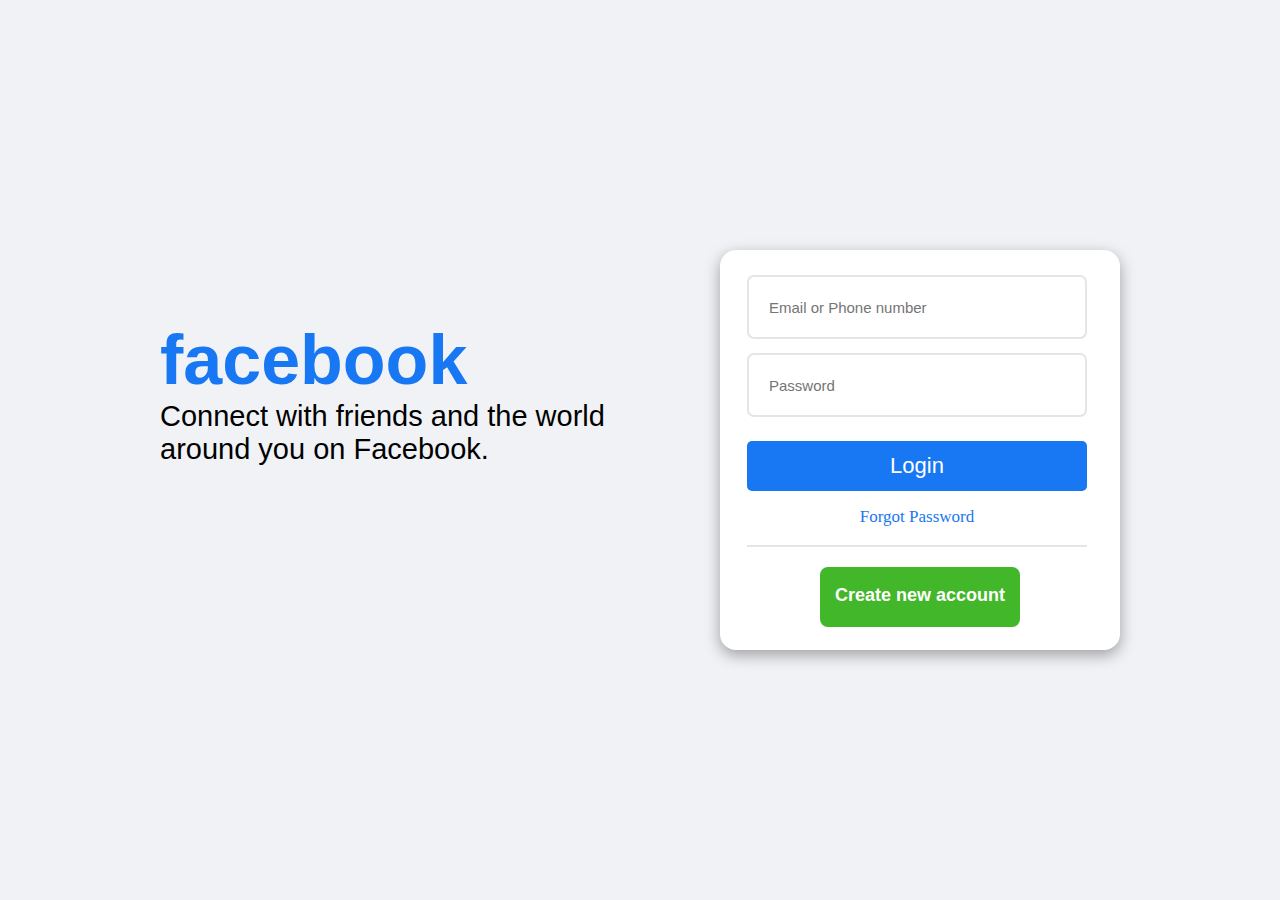
<file: Facebook login form/index.html>
<!DOCTYPE html>
<html lang="en">
<head>
    <meta charset="UTF-8">
    <meta name="viewport" content="width=device-width, initial-scale=1.0">
    <title>Facebook Login Form</title>
    <link rel="icon" href="favicon.webp">
    <link rel="stylesheet" href="style.css">
</head>
<body>
    <div class="main">
        <div class="text">
            <h2>facebook</h2>
            <p>Connect with friends and the world around you on Facebook.</p>
        </div>
        <div class="form">
            <div class="phone">
         <input type="text" placeholder="Email or Phone number" id="follow">
            </div>
            <div class="password">
                <input type="password" placeholder="Password" id="follow">
            </div>
            <div class="btn">
                <button>Login</button>
            </div>
            <div class="forget">
                <a href="#">Forgot Password</a>
            </div>
            <div class="btn2">
                <h2>Create new account</h2>
            </div>
        </div>
    </div>
</body>
</html>
</file>
<file: Facebook login form/style.css>
*{
    padding: 0;
    margin: 0;
    box-sizing: border-box;
}

.main{
    height: 100vh;
    display: flex;
    flex-wrap: wrap;
    justify-content: center;
    align-items: center;
    gap: 60px;
    background-color: #F0F2F5;
}
.text{
    height: 500px;
    width: 500px;
}
.text h2{
      font-size: 70px;
      color:#1877F2;
      padding-top: 120px;
      font-family: Arial, Helvetica, sans-serif;
}
.text p{
    font-size: 29px;
    font-family: Verdana, Geneva, Tahoma, sans-serif;
}
.form{
    height: 400px;
    width: 400px;
    box-shadow: rgba(0, 0, 0, 0.35) 0px 5px 15px;
    border-radius: 16px;
    background-color: white;
}
.phone{
    height: 50px;
    width: 340px;
    margin-top: 25px;
    margin-left: 27px;
}
.phone input{
    padding-left: 10px;
    border-radius: 7px;
    font-size: 15px;
    border: 2px solid #E5E5E5;
    padding: 30px 20px;
    transition: 0.75s;
}
.phone input:hover{
    border-color: #1877F2;
    transition: 0.75s;
}
#follow{
    height: 100%;
    width: 100%;
}
.password{
    height: 50px;
    width: 340px;
    margin-top: 28px;
    margin-left: 27px;
}
.password input{
    padding-left: 10px;
    border-radius: 7px;
    font-size: 15px;
    border: 2px solid #E5E5E5;
    padding: 30px 20px;

}
.password input:hover{
    border-color: #1877F2;
    transition: 0.75s;
}
.btn{
    margin-top: 10px;
    height: 50px;
    width: 340px;
}
.btn button{
    height: 50px;
    width: 340px;
    margin-top: 28px;
    margin-left: 27px;
    background-color: #1877F2;
    color: white;
    border: none;
    outline: none;
    border-radius: 5px;
    font-size: 22px;
    font-family: Arial, Helvetica, sans-serif;
    transition: 0.75s;
    cursor: pointer;

}
.btn button:hover{
    background-color: blue;
    transition: 0.75s;
}
.forget{
    text-align: center;
    margin-top: 44px;
    font-size: 17px;
    width: 340px;
    margin-left: 27px;
    height: 40px;
    border-bottom: 2px solid #E5E5E5;
}
.forget a{
    text-decoration: none;
    color: #1877F2;
}
.forget a:hover{
    border-bottom:  1px solid #1877F2;
}

.btn2{
    height: 60px;
    width: 200px;
   margin-left: 100px;
   margin-top: 20px;
   border-radius: 8px;
  text-align: center;
  background-color: #42B72A;
  cursor: pointer;
  transition: 0.75s;

}
.btn2 h2{
    font-size: 18px;
   font-family: Arial, Helvetica, sans-serif;
   padding-top: 18px;
   text-align: center;
   color: white;
}
.btn2:hover{
    background-color: green;
    transition: 0.75s;
}
</file>
